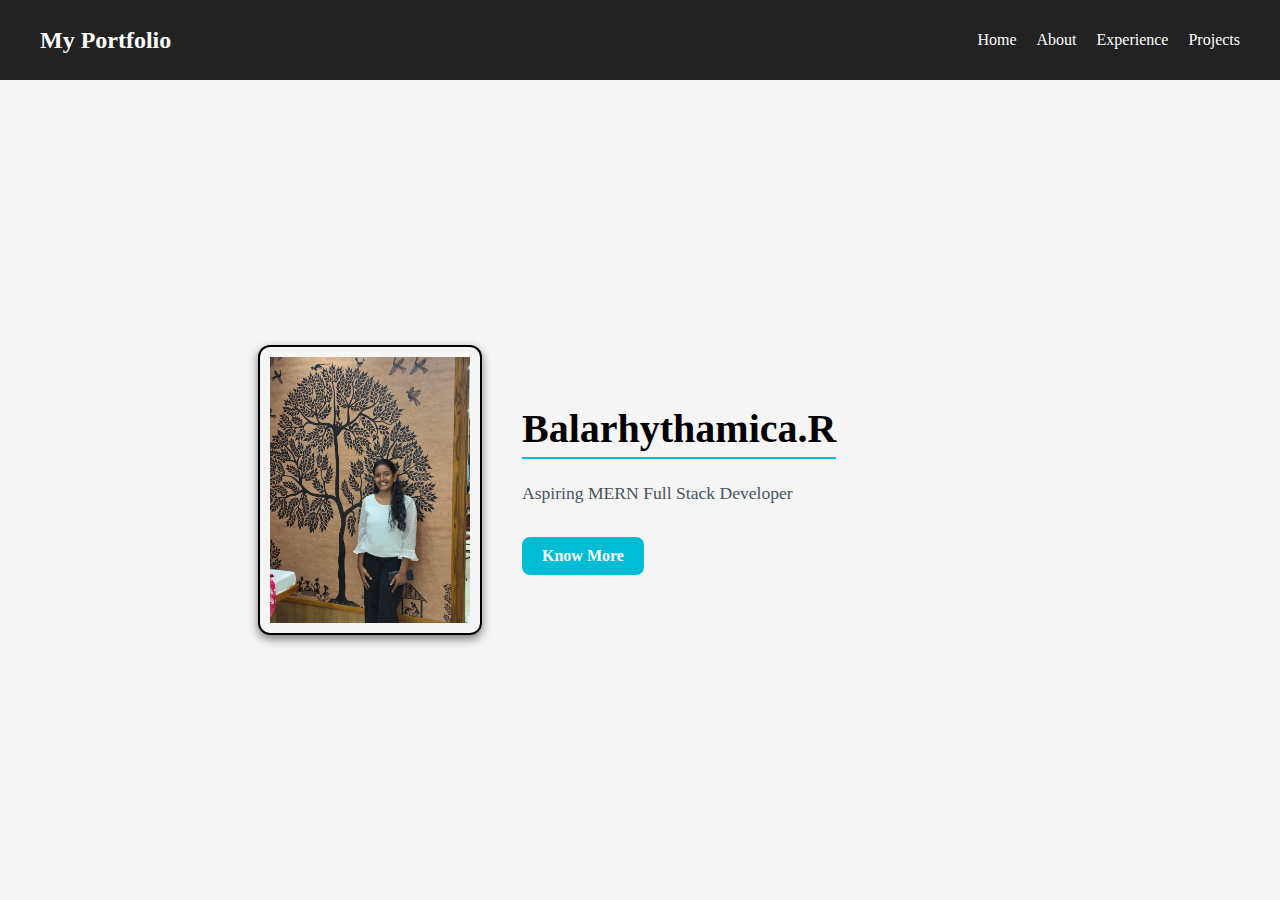
<file: index.html>
<!DOCTYPE html>
<html lang="en">
<head>
  <meta charset="UTF-8">
  <meta name="viewport" content="width=device-width, initial-scale=1.0">
  <title>My Portfolio</title>
  <link rel="stylesheet" href="style.css">
</head>
<body>

  <!-- Navbar -->
  <div class="navbar-index">
    <div class="logo-index">My Portfolio</div>
    <ul>
      <li><a href="./index.html">Home</a></li>
      <li><a href="./About/About.html">About</a></li>
      <li><a href="./Experience/Experience.html">Experience</a></li>
      <li><a href="./project/project.html">Projects</a></li>
    </ul>
  </div>

  <!-- Main Content -->
  <div class="main-content-index">
    <div class="container-index">
      <img src="./images/profile.jpg" alt="Profile Photo">
      <div class="text-section-index">
        <h1>Balarhythamica.R</h1>
        <p>Aspiring MERN Full Stack Developer</p>
         <a href="./About/About.html" class="btn-know-more">Know More</a>
      </div>
    </div>
  </div>

</body>
</html>
</file>
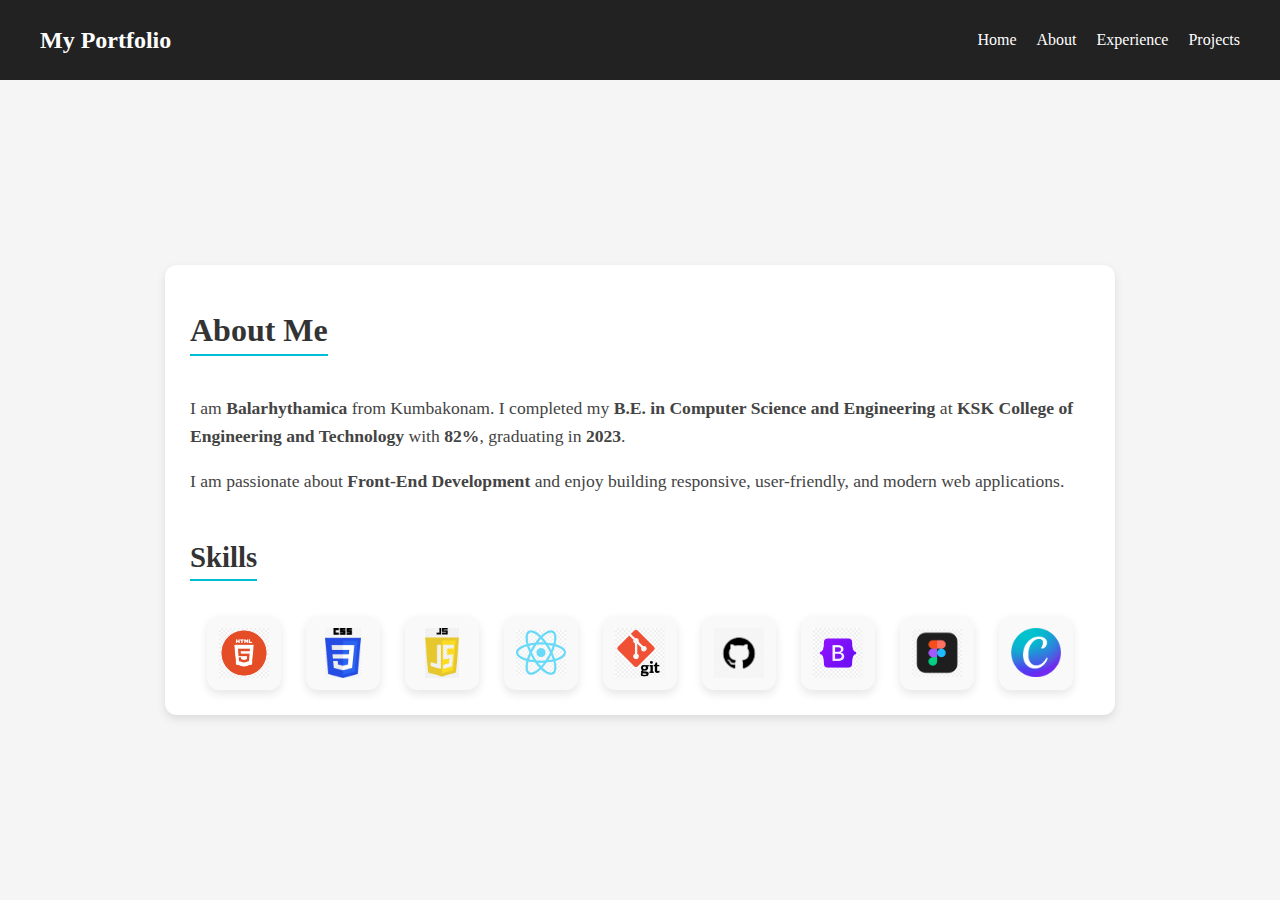
<file: About/About.html>
<!DOCTYPE html>
<html lang="en">
<head>
  <meta charset="UTF-8">
  <meta name="viewport" content="width=device-width, initial-scale=1.0">
  <title>About Me - Balarhythamica</title>
  <link rel="stylesheet" href="About.css">
</head>
<body>
  <div class="navbar-about">
    <div class="logo-about">My Portfolio</div>
    <ul>
      <li><a href="../index.html">Home</a></li>
      <li><a href="../About/About.html">About</a></li>
      <li><a href="../Experience/Experience.html">Experience</a></li>
      <li><a href="../project/project.html">Projects</a></li>
    </ul>
  </div>

  <div class="main-content-about">
    <div class="about-container">
      <header>
        <h1>About Me</h1> 
      </header>
      <section class="about-text">
        <p>
          I am <strong>Balarhythamica</strong> from Kumbakonam. I completed my 
          <strong>B.E. in Computer Science and Engineering</strong> at 
          <strong>KSK College of Engineering and Technology</strong> with <strong>82%</strong>, graduating in <strong>2023</strong>.
        </p>
        <p>
          I am passionate about <strong>Front-End Development</strong> and enjoy building 
          responsive, user-friendly, and modern web applications.
        </p>
      </section>

      <section class="skills-about">
        <div class="skills-title-about">Skills</div>
        <div class="skills-icons-about">
          <img src="../images/html.png" alt="HTML">
          <img src="../images/css.png" alt="CSS">
          <img src="../images/js.jpg" alt="JavaScript">
          <img src="../images/react.png" alt="React">
          <img src="../images/git.png" alt="Git">
          <img src="../images/github.jpg" alt="GitHub">
          <img src="../images/bootstrap.png" alt="Bootstrap">
          <img src="../images/figma.png" alt="Figma">
          <img src="../images/canva.png" alt="Canva">
        </div>
      </section>
    </div>
  </div>
</body>
</html>
</file>
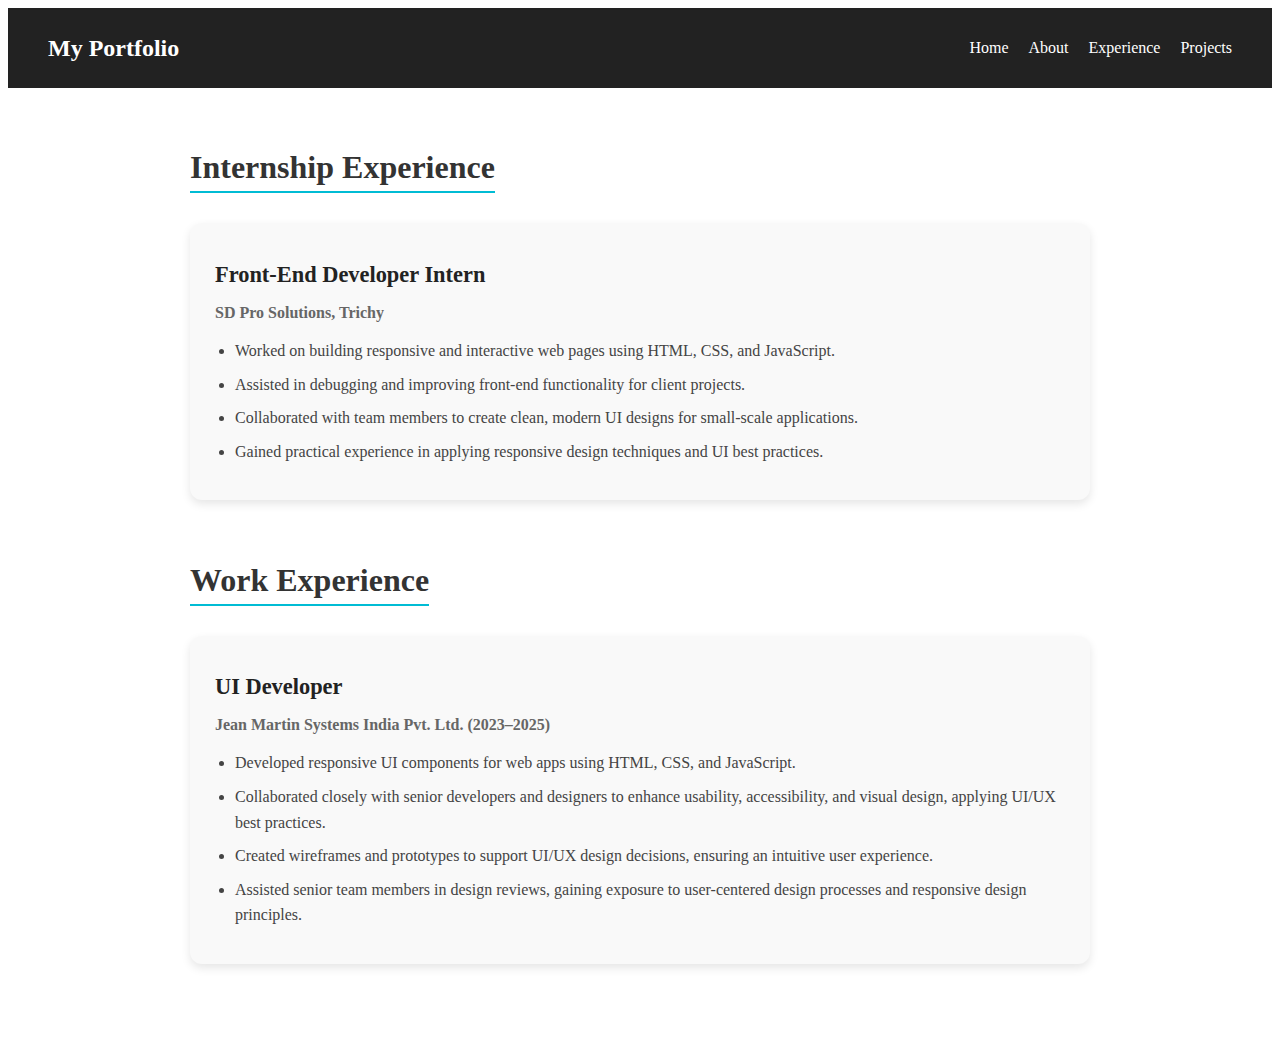
<file: Experience/Experience.html>
<!DOCTYPE html>
<html lang="en">
<head>
  <meta charset="UTF-8">
  <meta name="viewport" content="width=device-width, initial-scale=1.0">
  <title>Experience - Balarhythamica</title>
  <link rel="stylesheet" href="Experience.css">
</head>
<body>
  <!-- Navbar -->
  <div class="navbar-experience">
    <div class="logo-experience">My Portfolio</div>
    <ul>
      <li><a href="../index.html">Home</a></li>
      <li><a href="../About/About.html">About</a></li>
      <li><a href="../Experience/Experience.html">Experience</a></li>
      <li><a href="../project/project.html">Projects</a></li>
    </ul>
  </div>

  <!-- Main Content -->
  <div class="main-content-experience">
    <div class="experience-container">
      
      <!-- Internship Section -->
      <section class="experience-section">
        <h1>Internship Experience</h1>
        <div class="experience-card">
          <h2>Front-End Developer Intern</h2>
          <h3>SD Pro Solutions, Trichy</h3>
          <ul>
            <li>Worked on building responsive and interactive web pages using HTML, CSS, and JavaScript.</li>
            <li>Assisted in debugging and improving front-end functionality for client projects.</li>
            <li>Collaborated with team members to create clean, modern UI designs for small-scale applications.</li>
            <li>Gained practical experience in applying responsive design techniques and UI best practices.</li>
          </ul>
        </div>
      </section>

      <!-- Work Experience Section -->
      <section class="experience-section">
        <h1>Work Experience</h1>
        <div class="experience-card">
          <h2>UI Developer</h2>
          <h3>Jean Martin Systems India Pvt. Ltd. (2023–2025)</h3>
          <ul>
            <li>Developed responsive UI components for web apps using HTML, CSS, and JavaScript.</li>
            <li>Collaborated closely with senior developers and designers to enhance usability, accessibility, and visual design, applying UI/UX best practices.</li>
            <li>Created wireframes and prototypes to support UI/UX design decisions, ensuring an intuitive user experience.</li>
            <li>Assisted senior team members in design reviews, gaining exposure to user-centered design processes and responsive design principles.</li>
          </ul>
        </div>
      </section>

    </div>
  </div>
</body>
</html>
</file>
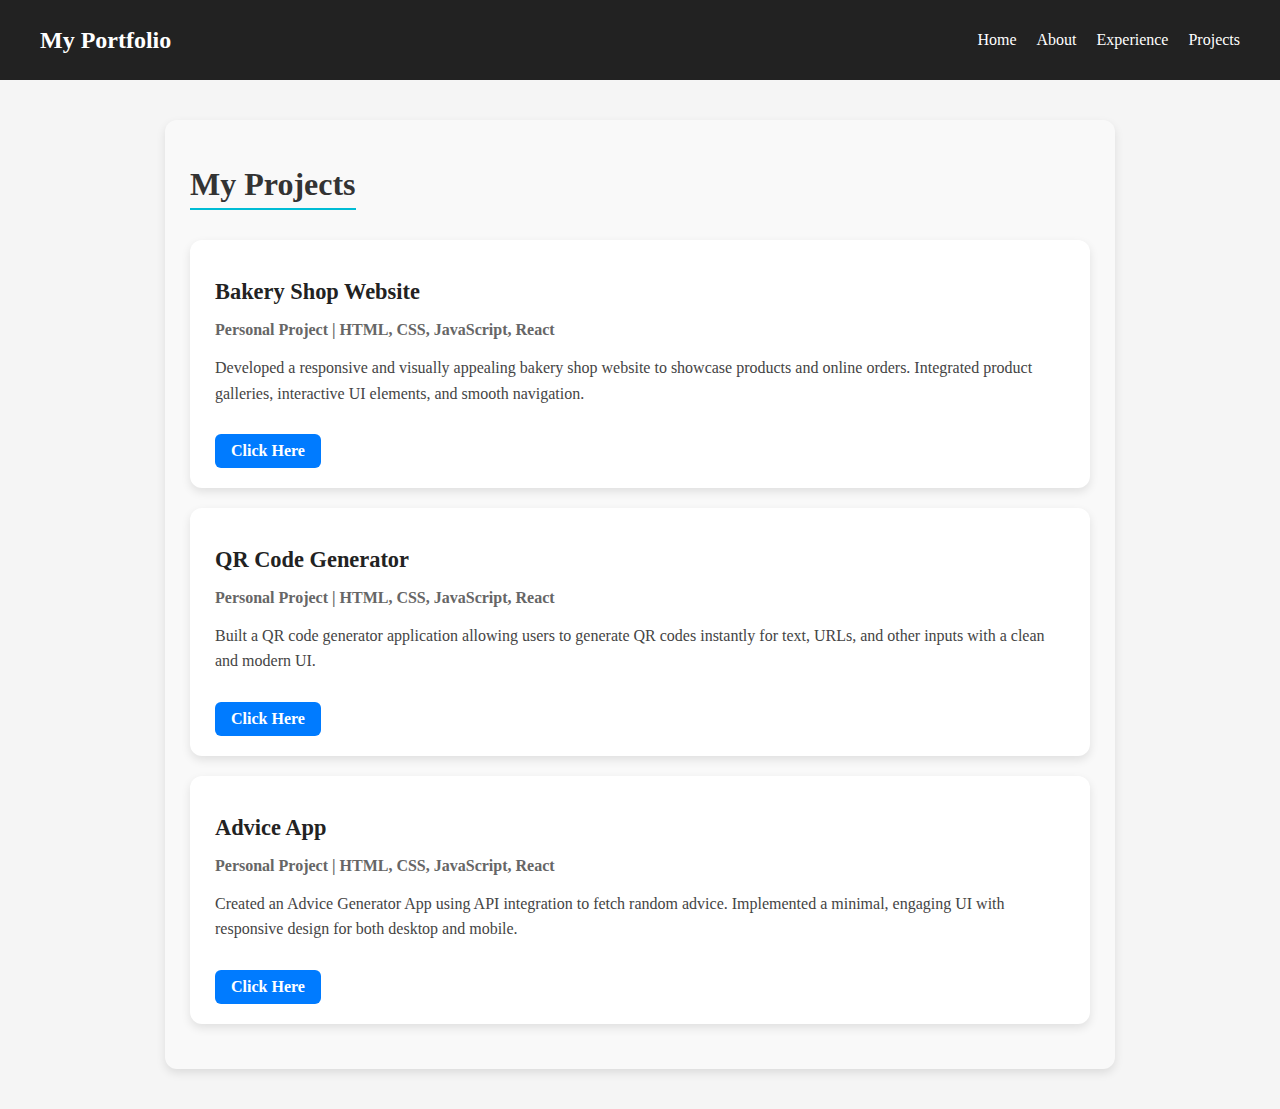
<file: project/project.html>
<!DOCTYPE html>
<html lang="en">
<head>
  <meta charset="UTF-8">
  <meta name="viewport" content="width=device-width, initial-scale=1.0">
  <title>Projects</title>
  <link rel="stylesheet" href="project.css">
</head>
<body>
  <!-- Navbar -->
  <div class="navbar-project">
    <div class="logo-project">My Portfolio</div>
    <ul>
      <li><a href="../index.html">Home</a></li>
      <li><a href="../About/About.html">About</a></li>
      <li><a href="../Experience/Experience.html">Experience</a></li>
      <li><a href="../project/project.html">Projects</a></li>
    </ul>
  </div>

  <!-- Main Content -->
  <main class="main-content-projects">
    <div class="projects-container">
      <h1>My Projects</h1>

      <!-- Project 1 -->
      <div class="project-card">
        <h2>Bakery Shop Website</h2>
        <h3>Personal Project | HTML, CSS, JavaScript, React</h3>
        <p>
          Developed a responsive and visually appealing bakery shop website
          to showcase products and online orders. Integrated product galleries,
          interactive UI elements, and smooth navigation.
        </p>
        <a href="https://balarhythamica18.github.io/Shopping/#/" class="project-link" target="_blank">Click Here</a>
      </div>

      <!-- Project 2 -->
      <div class="project-card">
        <h2>QR Code Generator</h2>
        <h3>Personal Project | HTML, CSS, JavaScript, React</h3>
        <p>
          Built a QR code generator application allowing users to generate
          QR codes instantly for text, URLs, and other inputs with a clean
          and modern UI.
        </p>
        <a href="https://balarhythamica18.github.io/QR-Code-Generator/" class="project-link" target="_blank">Click Here</a>
      </div>

      <!-- Project 3 -->
      <div class="project-card">
        <h2>Advice App</h2>
        <h3>Personal Project | HTML, CSS, JavaScript, React</h3>
        <p>
          Created an Advice Generator App using API integration to fetch random
          advice. Implemented a minimal, engaging UI with responsive design for
          both desktop and mobile.
        </p>
        <a href="https://balarhythamica18.github.io/Advice-app/" class="project-link" target="_blank">Click Here</a>
      </div>
    </div>
  </main>
</body>
</html>
</file>
<file: style.css>
/* Body */
body {
  margin: 0;
  background-color: #f5f5f5;
  color: #fff;
  min-height: 100vh;
  display: flex;
  flex-direction: column;
  
}

/* Navbar */
.navbar-index {
  display: flex;
  justify-content: space-between;
  align-items: center;
  padding: 15px 40px;
  background-color: #222;
  color: white;
  flex-wrap: wrap;
}

.navbar-index .logo-index {
  font-size: 1.5rem;
  font-weight: bold;
}

.navbar-index ul {
  list-style: none;
  display: flex;
  gap: 20px;
  flex-wrap: wrap;
}

.navbar-index ul li a {
  color: white;
  text-decoration: none;
  font-size: 1rem;
  transition: color 0.3s ease;
}

.navbar-index ul li a:hover {
  color: #00bcd4;
}

/* Main Content */
.main-content-index {
  flex: 1;
  display: flex;
  align-items: center;
  justify-content: center;
  padding: 40px 20px;
}

.container-index {
  display: flex;
  align-items: center;
  justify-content: center;
  max-width: 1200px;
  width: 100%;
  gap: 40px;
  flex-wrap: wrap;
}

.container-index img {
  width: 200px;
  padding: 10px;
  border-radius: 12px;
  border: 2px solid black;
  box-shadow: 0 4px 10px rgba(0,0,0,0.5);
  transition: transform 0.2s, box-shadow 0.2s;
}

.container-index img:hover {
  transform: scale(1.05);
  box-shadow: 0 6px 16px rgba(0,0,0,0.7);
}

.text-section-index {
  flex: 1;
  min-width: 250px;
  max-width: 500px;
}

.text-section-index h1 {
  font-size: 2.5rem;
  margin: 0;
  color: black;
  border-bottom: 2px solid #00bcd4;
  display: inline-block;
  padding-bottom: 5px;
}

.text-section-index p {
  margin: 20px 0;
  color: #485460;
  font-size: 1.1rem;
  line-height: 1.6;
}

/* Know More Button */
.btn-know-more {
  display: inline-block;
  margin-top: 10px;
  padding: 10px 20px;
  background: #00bcd4;
  color: white;
  font-size: 1rem;
  font-weight: bold;
  border-radius: 8px;
  text-decoration: none;
  transition: background 0.3s, color 0.3s;
}

.btn-know-more:hover {
  background: #008c9e;
  color: #fff;
}
</file>
<file: About/About.css>
/* Body */
body {
  margin: 0;

  background-color: #f5f5f5; /* Light background like experience.css */
  color: #333; /* Dark text */
  min-height: 100vh;
  display: flex;
  flex-direction: column;
}

/* Navbar */
.navbar-about {
  display: flex;
  justify-content: space-between;
  align-items: center;
  padding: 15px 40px;
  background-color: #222;
  color: white;
}

.navbar-about .logo-about {
  font-size: 1.5rem;
  font-weight: bold;
}

.navbar-about ul {
  list-style: none;
  display: flex;
  gap: 20px;
}

.navbar-about ul li a {
  color: white;
  text-decoration: none;
  font-size: 1rem;
  transition: color 0.3s ease;
}

.navbar-about ul li a:hover {
  color: #00bcd4;
}

/* Main Content */
.main-content-about {
  flex: 1;
  display: flex;
  align-items: center;
  justify-content: center;
  padding: 40px 20px;
}

.about-container {
  width: 80%;
  max-width: 900px;
  padding: 25px;
  background: #fff; /* white background like experience cards */
  border-radius: 12px;
  box-shadow: 0 4px 10px rgba(0,0,0,0.1);
}

header h1 {
  text-align: center;
  font-size: 2rem;
  margin-bottom: 20px;
  color: #333; /* matching experience.css title color */
  border-bottom: 2px solid #00bcd4;
  display: inline-block;
  padding-bottom: 5px;
}

/* About Text */
.about-text p {
  margin-bottom: 15px;
  font-size: 1.1rem;
  line-height: 1.6;
  color: #444; /* darker text like experience content */
}

/* Skills Section */
.skills-title-about {
  font-size: 1.8rem;
  margin: 30px 0 20px;
  font-weight: bold;
  color: #333;
  border-bottom: 2px solid #00bcd4;
  display: inline-block;
  padding-bottom: 5px;
  text-align: center;
}

.skills-icons-about {
  display: flex;
  flex-wrap: wrap;
  justify-content: center;
  gap: 25px;
  margin-top: 15px;
}

.skills-icons-about img {
  width: 50px;
  height: 50px;
  object-fit: contain;
  background: #f9f9f9; /* card-like */
  border-radius: 12px;
  padding: 12px;
  box-shadow: 0 4px 10px rgba(0,0,0,0.1);
  transition: transform 0.2s, box-shadow 0.2s, background 0.2s;
}

.skills-icons-about img:hover {
  transform: scale(1.1);
  box-shadow: 0 6px 16px rgba(0,0,0,0.15);
  background: #e0f7fa;
}
</file>
<file: Experience/Experience.css>
/* Navbar */
.navbar-experience {
  display: flex;
  justify-content: space-between;
  align-items: center;
  padding: 15px 40px;
  background-color: #222;
  color: white;
}

.navbar-experience .logo-experience {
  font-size: 1.5rem;
  font-weight: bold;
}

.navbar-experience ul {
  list-style: none;
  display: flex;
  gap: 20px;
}

.navbar-experience ul li a {
  color: white;
  text-decoration: none;
  font-size: 1rem;
  transition: color 0.3s ease;
}

.navbar-experience ul li a:hover {
  color: #00bcd4;
}

/* Main Content */
.main-content-experience {
  display: flex;
  justify-content: center;
  padding: 40px;
}

.experience-container {
  max-width: 900px;
  width: 100%;
}

.experience-section {
  margin-bottom: 40px;
}

.experience-section h1 {
  font-size: 2rem;
  margin-bottom: 15px;
  color: #333;
  border-bottom: 2px solid #00bcd4;
  display: inline-block;
  padding-bottom: 5px;
}

.experience-card {
  background: #f9f9f9;
  padding: 20px 25px;
  margin-top: 15px;
  border-radius: 12px;
  box-shadow: 0 4px 10px rgba(0,0,0,0.1);
}

.experience-card h2 {
  font-size: 1.4rem;
  color: #222;
  margin-bottom: 5px;
}

.experience-card h3 {
  font-size: 1rem;
  color: #666;
  margin-bottom: 15px;
}

.experience-card ul {
  list-style-type: disc;
  padding-left: 20px;
  line-height: 1.6;
  color: #444;
}

.experience-card ul li {
  margin-bottom: 8px;
}
</file>
<file: project/project.css>
/* Body */
body {
  margin: 0;
  background-color: #f5f5f5; /* dark background like experience page */
  color: #fff; /* default text color */
  min-height: 100vh;
  display: flex;
  flex-direction: column;
  
}

/* Navbar */
.navbar-project {
  display: flex;
  justify-content: space-between;
  align-items: center;
  padding: 15px 40px;
  background-color: #222;
  color: white;
  flex-wrap: wrap;
}

.navbar-project .logo-project {
  font-size: 1.5rem;
  font-weight: bold;
}

.navbar-project ul {
  list-style: none;
  display: flex;
  gap: 20px;
  flex-wrap: wrap;
}

.navbar-project ul li a {
  color: white;
  text-decoration: none;
  font-size: 1rem;
  transition: color 0.3s ease;
}

.navbar-project ul li a:hover {
  color: #00bcd4;
}

/* Main Content */
.main-content-projects {
  flex: 1;
  display: flex;
  justify-content: center;
  align-items: flex-start;
  padding: 40px 20px;
}

.projects-container {
  width: 80%;
  max-width: 900px;
  background: #f9f9f9; /* light card-style like experience-container */
  padding: 25px;
  border-radius: 12px;
  box-shadow: 0 4px 10px rgba(0,0,0,0.1);
}

/* Title */
.projects-container h1 {
  text-align: center;
  font-size: 2rem;
  margin-bottom: 30px;
  color: #333; /* dark text like experience-section h1 */
  border-bottom: 2px solid #00bcd4;
  display: inline-block;
  padding-bottom: 5px;
}

/* Project Cards */
.project-card {
  background: #fff; /* light card like experience-card */
  padding: 20px 25px;
  margin-bottom: 20px;
  border-radius: 12px;
  box-shadow: 0 4px 10px rgba(0,0,0,0.1);
  transition: transform 0.2s, box-shadow 0.2s;
}

.project-card:hover {
  transform: scale(1.02);
  box-shadow: 0 6px 16px rgba(0,0,0,0.15);
}

.project-card h2 {
  color: #222; /* dark title */
  font-size: 1.4rem;
  margin-bottom: 5px;
}

.project-card h3 {
  color: #666; /* subtitle color */
  font-size: 1rem;
  margin-bottom: 15px;
}

.project-card p {
  color: #444; /* content color */
  line-height: 1.6;
}
.project-link {
  display: inline-block;
  margin-top: 12px;
  padding: 8px 16px;
  background-color: #007BFF;
  color: #fff;
  text-decoration: none;
  border-radius: 6px;
  font-weight: bold;
  transition: background-color 0.3s, transform 0.2s;
}

.project-link:hover {
  background-color: #0056b3;
  transform: translateY(-2px);
}
</file>
